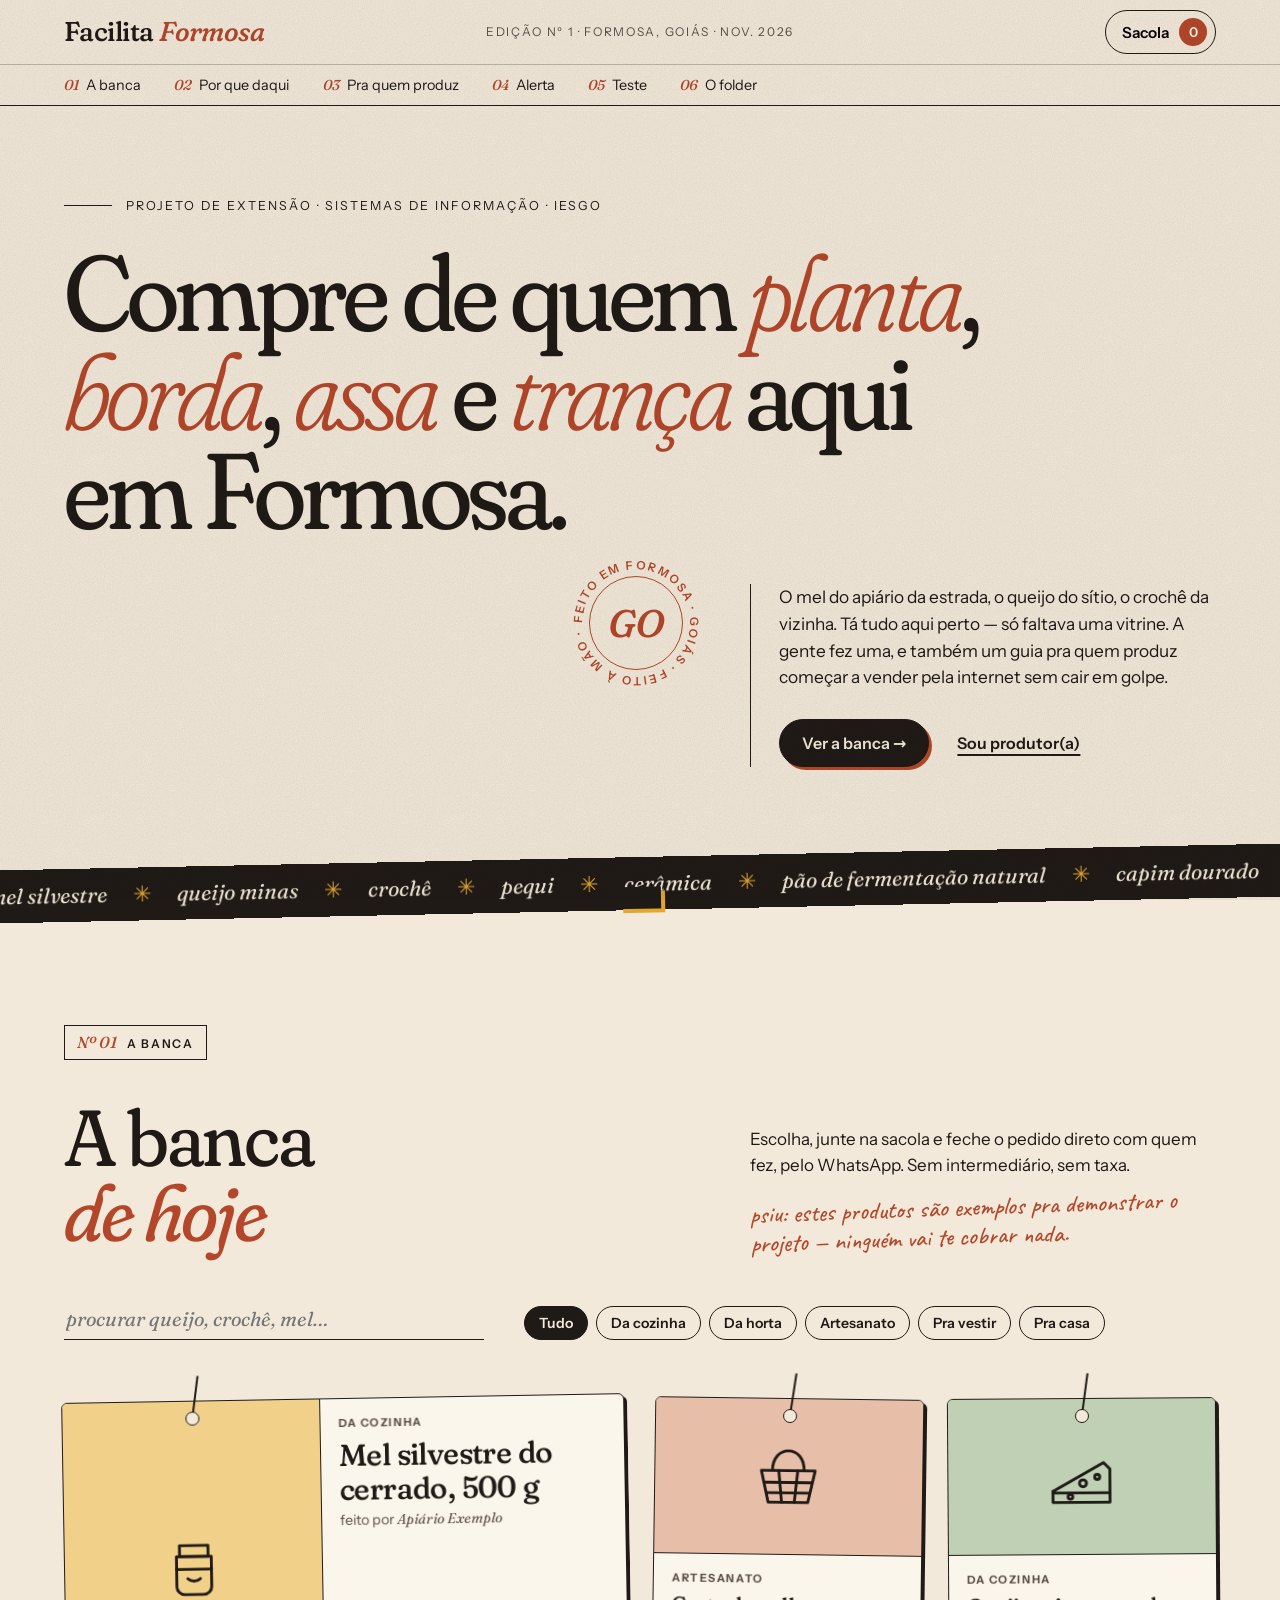
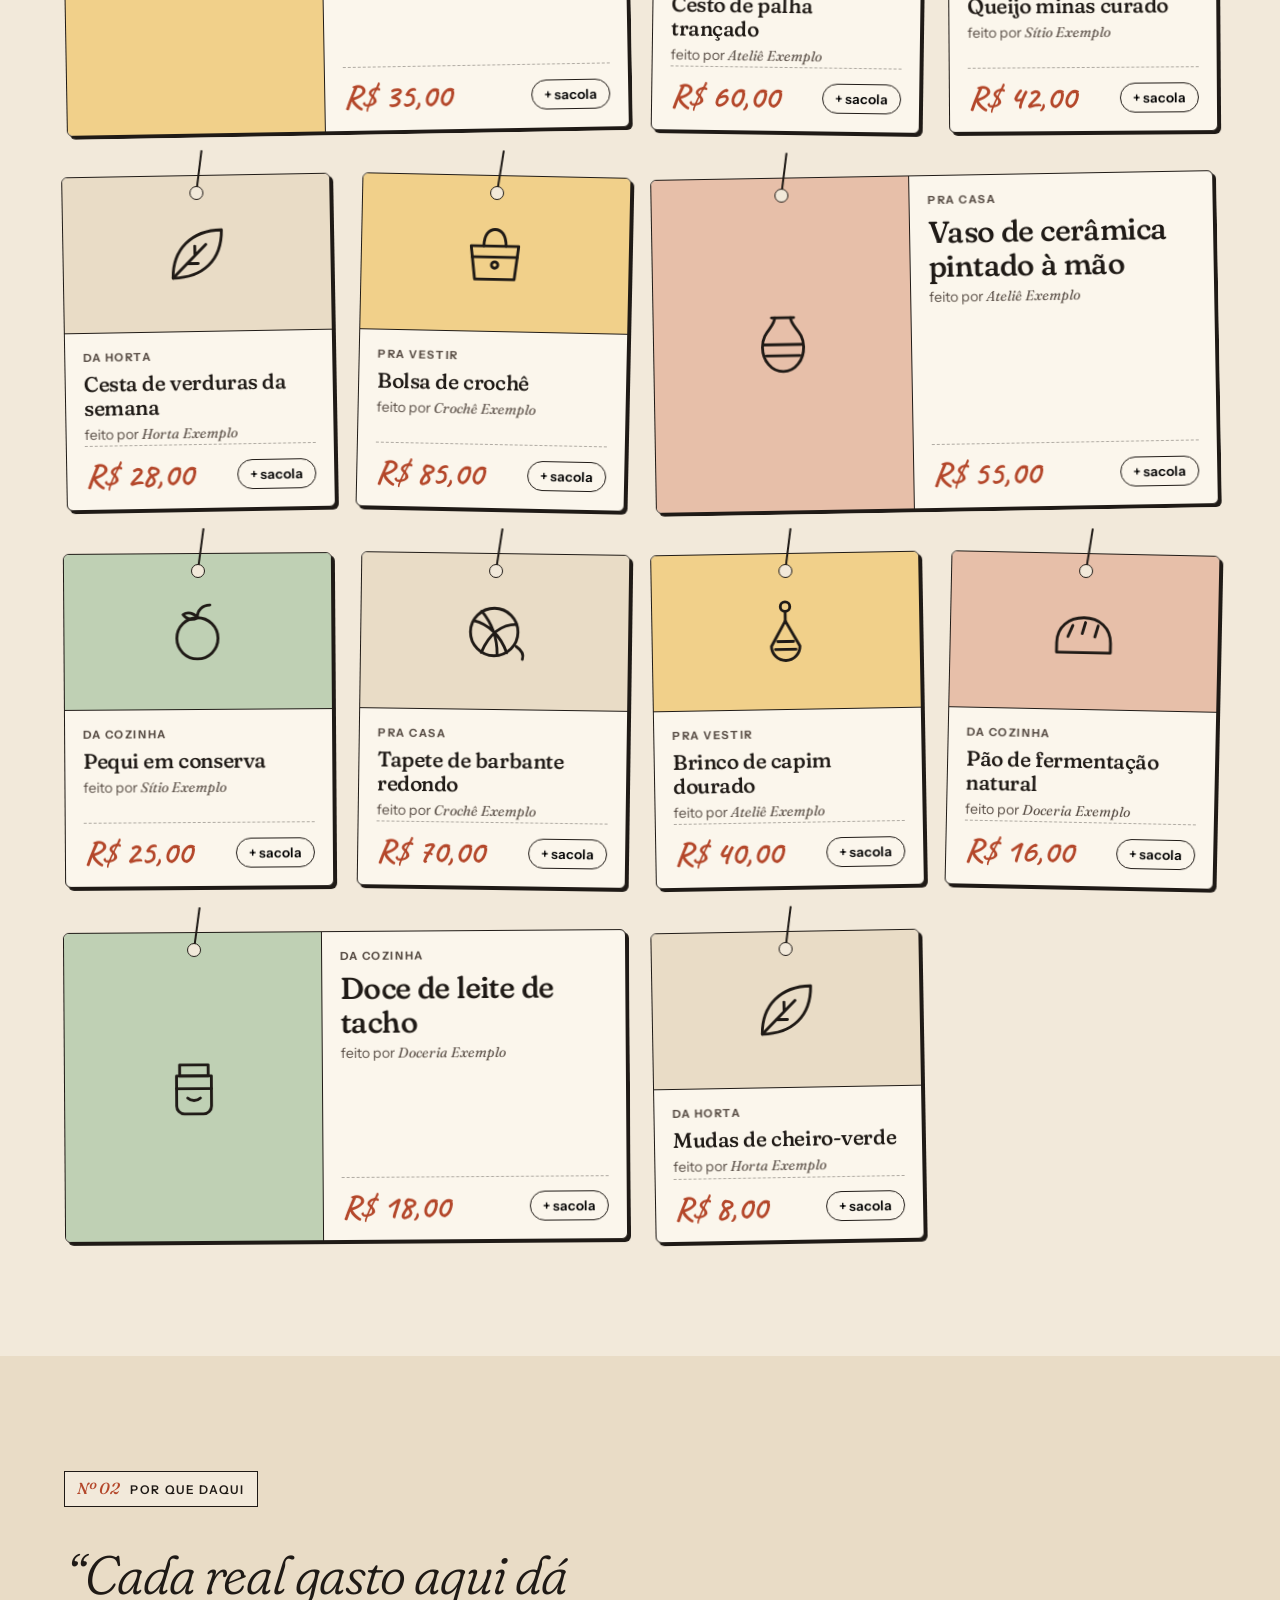
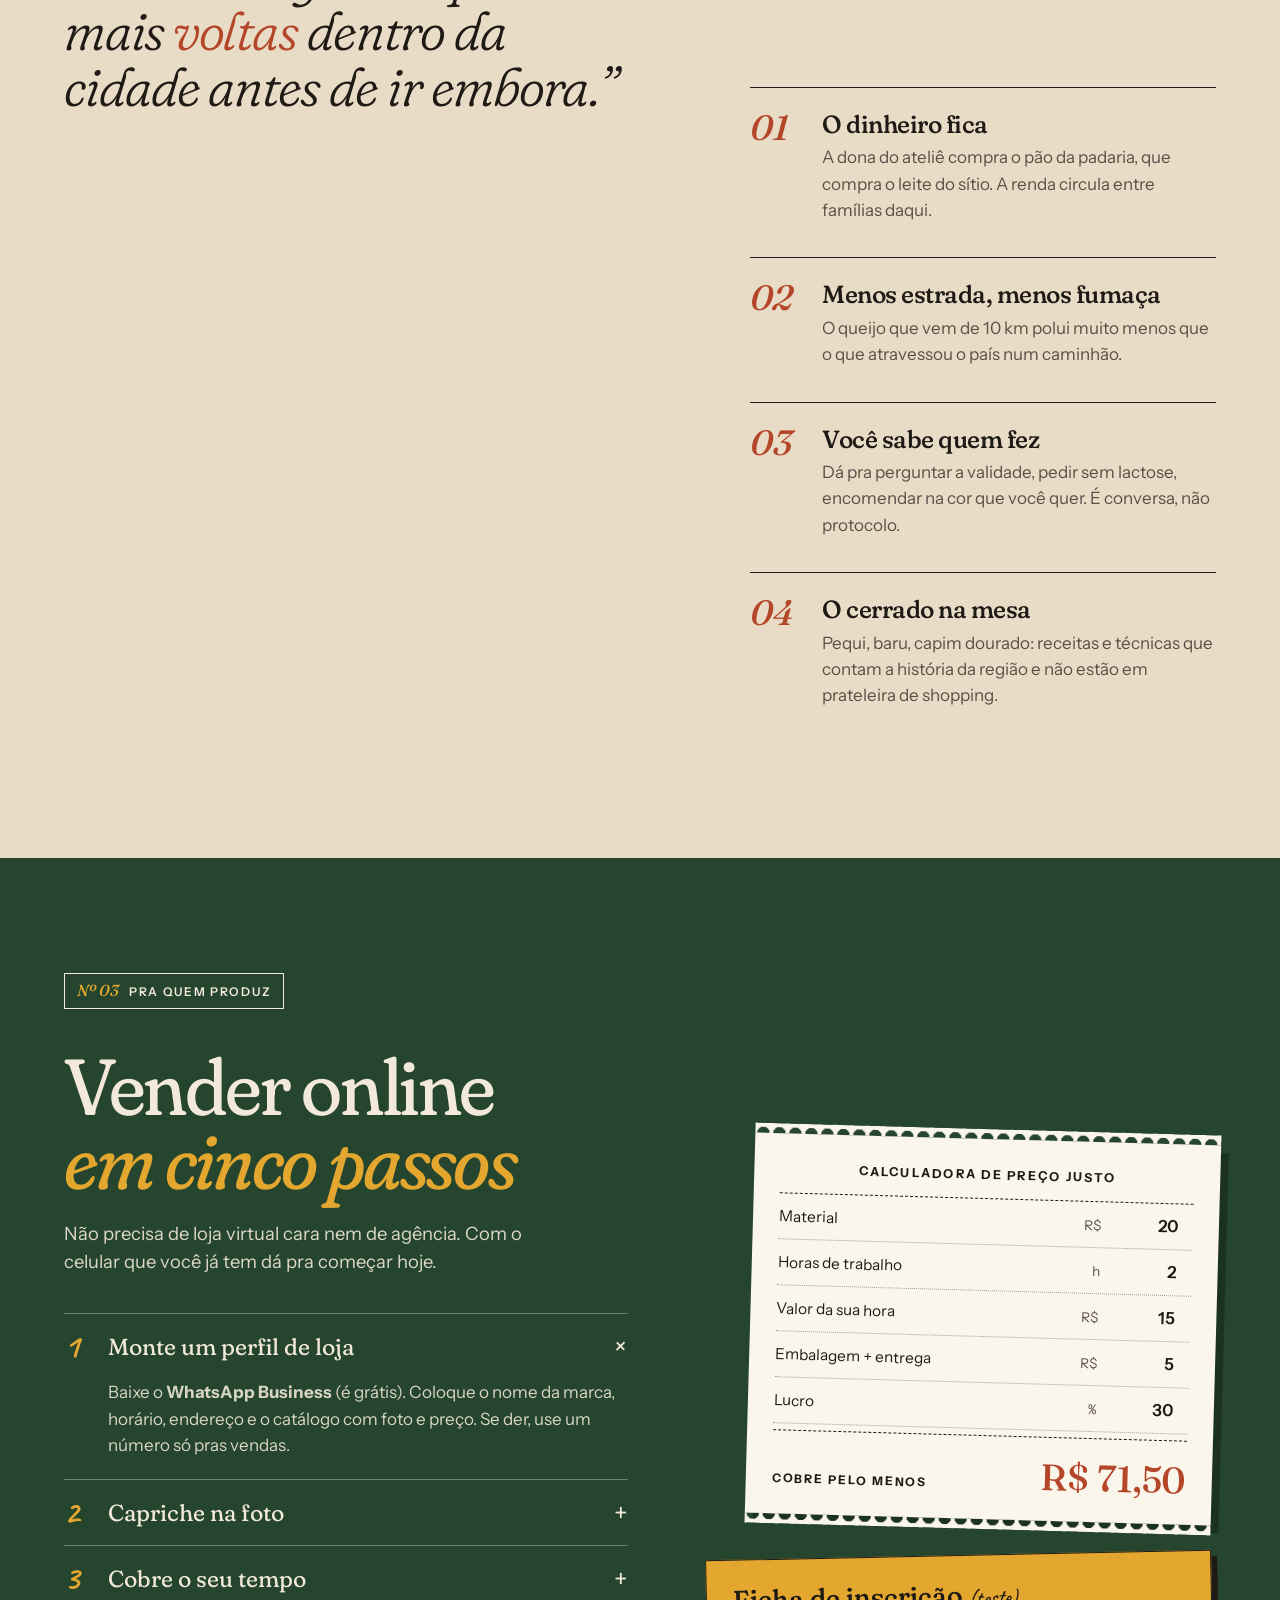
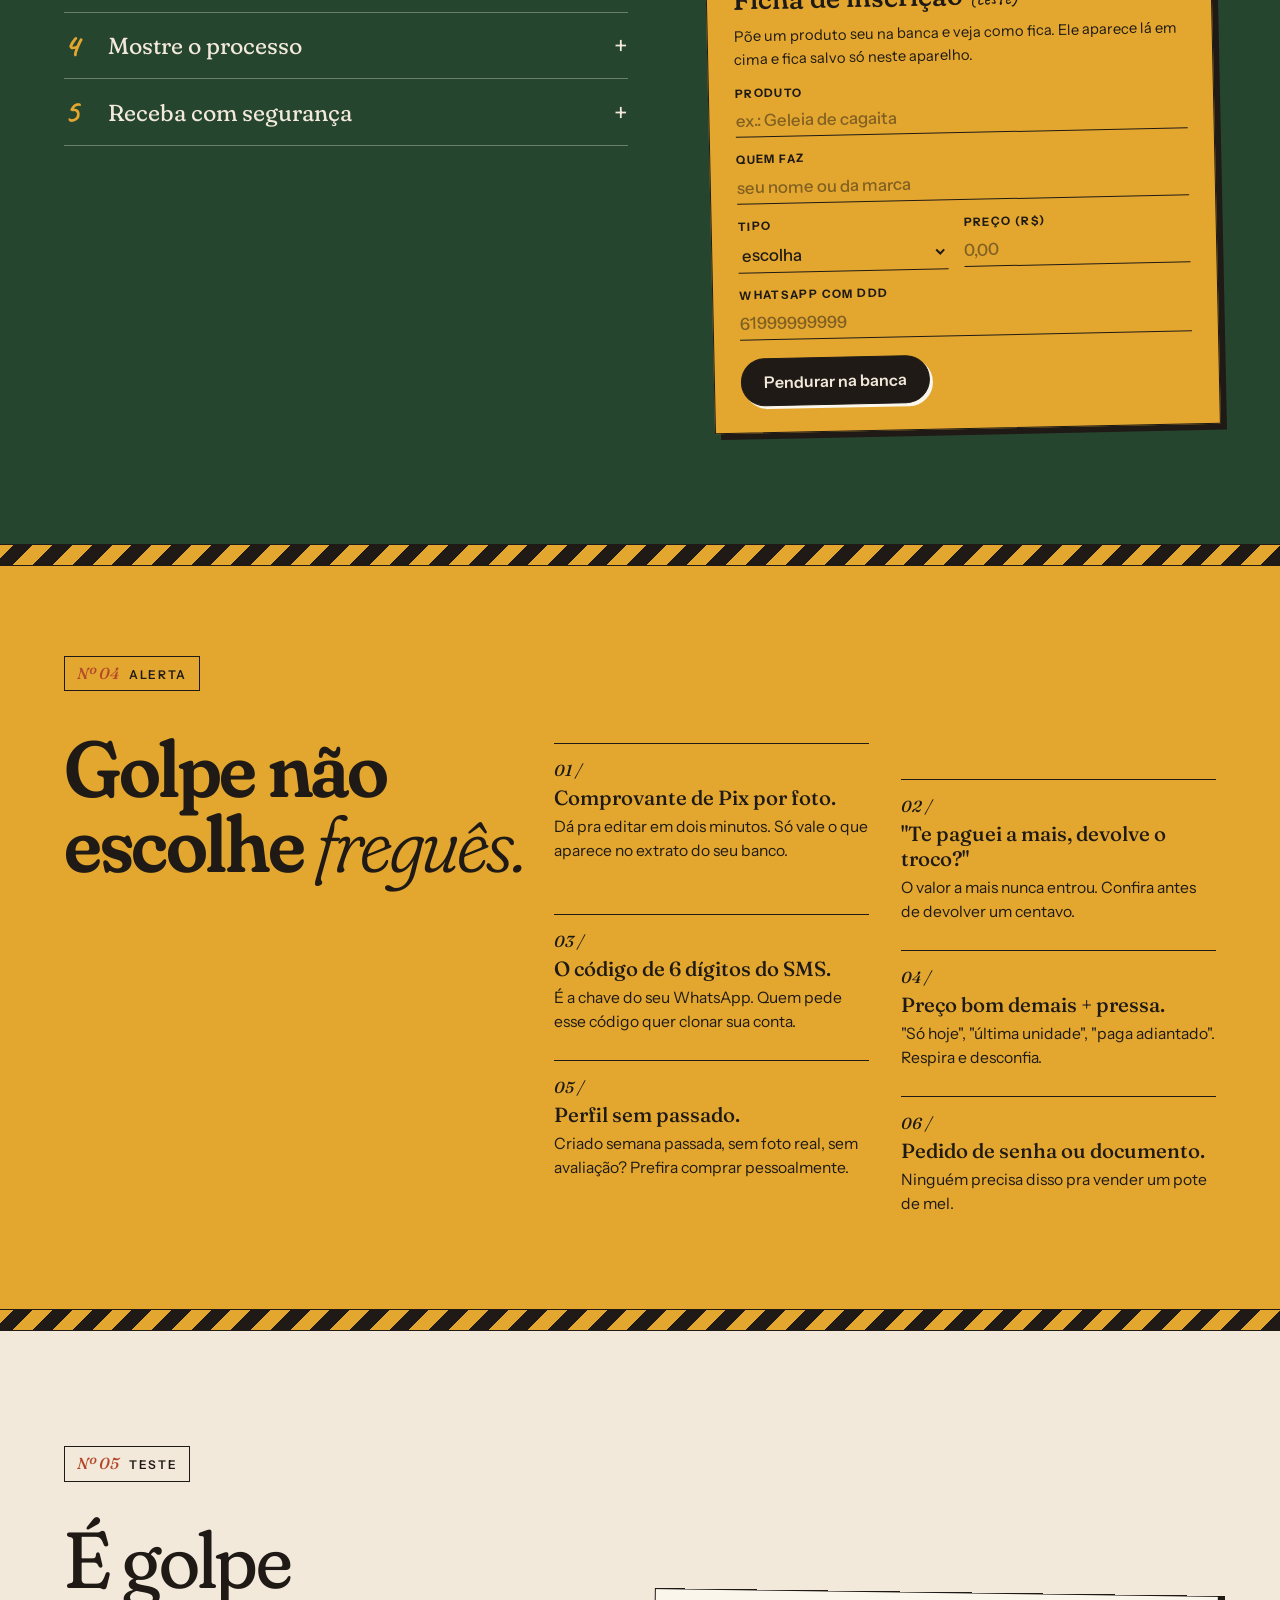
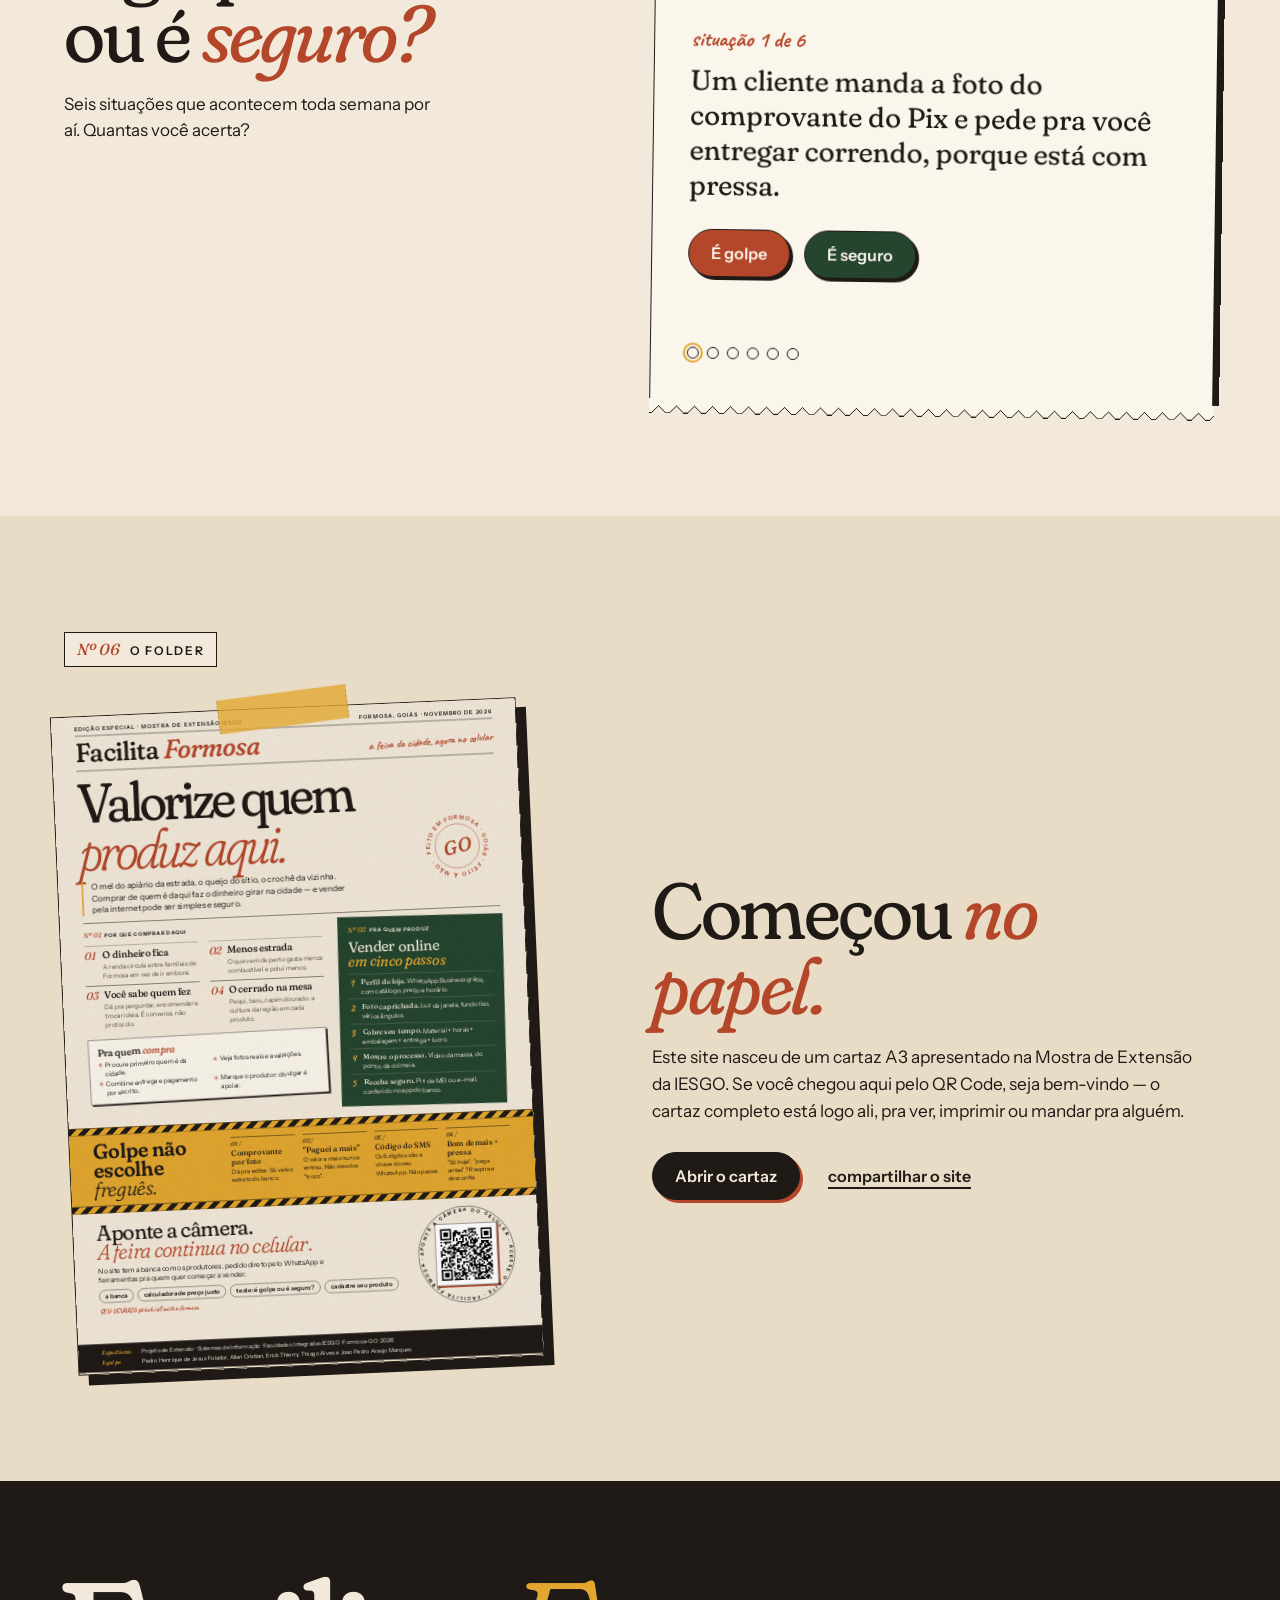
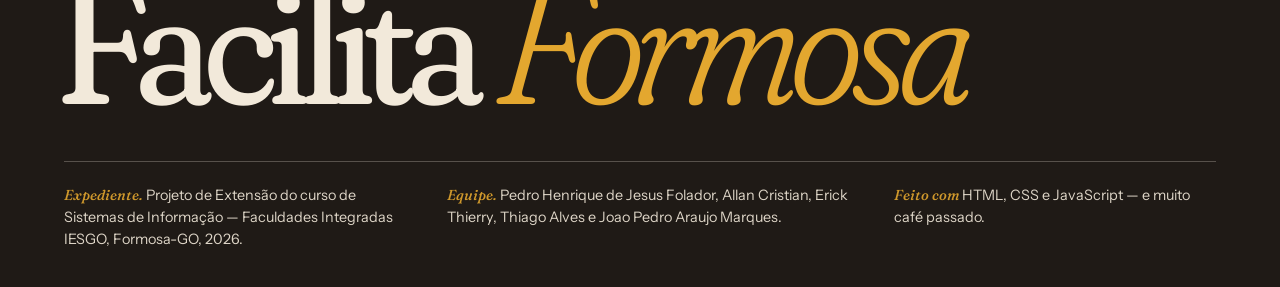
<file: index.html>
<!DOCTYPE html>
<html lang="pt-BR">
<head>
  <meta charset="UTF-8">
  <meta name="viewport" content="width=device-width, initial-scale=1.0">
  <title>Facilita Formosa — a feira de Formosa na palma da mão</title>
  <meta name="description" content="Marketplace e guia de conscientização para valorizar artesãos e pequenos produtores de Formosa-GO. Projeto de extensão de Sistemas de Informação — IESGO.">
  <link rel="stylesheet" href="fonts.css">
  <link rel="stylesheet" href="style.css">
</head>
<body>

  <!-- ============ CABEÇALHO / EXPEDIENTE ============ -->
  <header class="topo">
    <div class="topo__linha">
      <a href="#inicio" class="marca">Facilita <em>Formosa</em></a>
      <p class="topo__edicao">Edição nº 1 · Formosa, Goiás · nov. 2026</p>
      <button class="btn-sacola" id="abrirCarrinho" aria-label="Abrir sacola">
        Sacola <span id="qtdCarrinho">0</span>
      </button>
      <button class="menu-btn" id="menuBtn" aria-label="Abrir menu" aria-expanded="false"><span></span><span></span></button>
    </div>
    <nav class="menu" id="menu">
      <a href="#banca"><b>01</b> A banca</a>
      <a href="#por-que"><b>02</b> Por que daqui</a>
      <a href="#vender"><b>03</b> Pra quem produz</a>
      <a href="#alerta"><b>04</b> Alerta</a>
      <a href="#teste"><b>05</b> Teste</a>
      <a href="#folder"><b>06</b> O folder</a>
    </nav>
  </header>

  <main>
    <!-- ============ ABERTURA ============ -->
    <section class="abertura" id="inicio">
      <p class="abertura__chapeu">Projeto de Extensão · Sistemas de Informação · IESGO</p>
      <h1 class="abertura__titulo">
        Compre de quem <em>planta</em>, <em>borda</em>, <em>assa</em> e <em>trança</em> aqui em Formosa.
      </h1>

      <div class="abertura__lado">
        <div class="carimbo" aria-hidden="true">
          <svg viewBox="0 0 200 200">
            <defs><path id="circulo" d="M100,100 m-72,0 a72,72 0 1,1 144,0 a72,72 0 1,1 -144,0"/></defs>
            <text><textPath href="#circulo">FEITO EM FORMOSA · GOIÁS · FEITO À MÃO · </textPath></text>
          </svg>
          <span class="carimbo__miolo">GO</span>
        </div>
        <p>O mel do apiário da estrada, o queijo do sítio, o crochê da vizinha. Tá tudo aqui perto — só faltava uma vitrine. A gente fez uma, e também um guia pra quem produz começar a vender pela internet sem cair em golpe.</p>
        <div class="abertura__acoes">
          <a href="#banca" class="btn btn--tinta">Ver a banca →</a>
          <a href="#vender" class="link-sublinhado">Sou produtor(a)</a>
        </div>
      </div>
    </section>

    <div class="fita" aria-hidden="true">
      <div class="fita__trilho">
        <span>mel silvestre</span><span>queijo minas</span><span>crochê</span><span>pequi</span><span>cerâmica</span><span>pão de fermentação natural</span><span>capim dourado</span><span>doce de leite</span><span>verdura sem veneno</span>
        <span>mel silvestre</span><span>queijo minas</span><span>crochê</span><span>pequi</span><span>cerâmica</span><span>pão de fermentação natural</span><span>capim dourado</span><span>doce de leite</span><span>verdura sem veneno</span>
      </div>
    </div>

    <!-- ============ 01 BANCA ============ -->
    <section class="secao" id="banca">
      <div class="rotulo"><b>Nº 01</b> A banca</div>
      <div class="secao__cabeca">
        <h2>A banca<br><em>de hoje</em></h2>
        <div class="secao__intro">
          <p>Escolha, junte na sacola e feche o pedido direto com quem fez, pelo WhatsApp. Sem intermediário, sem taxa.</p>
          <p class="nota">psiu: estes produtos são exemplos pra demonstrar o projeto — ninguém vai te cobrar nada.</p>
        </div>
      </div>

      <div class="filtros">
        <label class="busca">
          <span class="sr">Buscar produto</span>
          <input type="search" id="busca" placeholder="procurar queijo, crochê, mel…">
        </label>
        <div class="abas" id="chips"></div>
      </div>

      <div class="banca" id="gradeProdutos"></div>
      <p class="vazio" id="vazio" hidden>Nada com esse nome na banca hoje. Tenta outra palavra?</p>
    </section>

    <!-- ============ 02 POR QUE DAQUI ============ -->
    <section class="secao secao--papel" id="por-que">
      <div class="rotulo"><b>Nº 02</b> Por que daqui</div>
      <div class="porque">
        <blockquote class="porque__frase">
          “Cada real gasto aqui dá mais <em>voltas</em> dentro da cidade antes de ir embora.”
        </blockquote>
        <ol class="porque__lista">
          <li>
            <h3>O dinheiro fica</h3>
            <p>A dona do ateliê compra o pão da padaria, que compra o leite do sítio. A renda circula entre famílias daqui.</p>
          </li>
          <li>
            <h3>Menos estrada, menos fumaça</h3>
            <p>O queijo que vem de 10 km polui muito menos que o que atravessou o país num caminhão.</p>
          </li>
          <li>
            <h3>Você sabe quem fez</h3>
            <p>Dá pra perguntar a validade, pedir sem lactose, encomendar na cor que você quer. É conversa, não protocolo.</p>
          </li>
          <li>
            <h3>O cerrado na mesa</h3>
            <p>Pequi, baru, capim dourado: receitas e técnicas que contam a história da região e não estão em prateleira de shopping.</p>
          </li>
        </ol>
      </div>
    </section>

    <!-- ============ 03 PRA QUEM PRODUZ ============ -->
    <section class="secao secao--buriti" id="vender">
      <div class="rotulo rotulo--claro"><b>Nº 03</b> Pra quem produz</div>
      <div class="vender">
        <div class="vender__texto">
          <h2>Vender online<br><em>em cinco passos</em></h2>
          <p class="vender__lead">Não precisa de loja virtual cara nem de agência. Com o celular que você já tem dá pra começar hoje.</p>

          <div class="passos">
            <details open>
              <summary><span class="passo__n">1</span> Monte um perfil de loja</summary>
              <p>Baixe o <strong>WhatsApp Business</strong> (é grátis). Coloque o nome da marca, horário, endereço e o catálogo com foto e preço. Se der, use um número só pras vendas.</p>
            </details>
            <details>
              <summary><span class="passo__n">2</span> Capriche na foto</summary>
              <p>Luz da janela, fundo liso e o produto de vários lados. Uma foto com a mão segurando mostra o tamanho real — e evita reclamação depois.</p>
            </details>
            <details>
              <summary><span class="passo__n">3</span> Cobre o seu tempo</summary>
              <p>Preço = material + horas trabalhadas + embalagem + entrega + lucro. Seu trabalho entra na conta. Use a calculadora aqui do lado.</p>
            </details>
            <details>
              <summary><span class="passo__n">4</span> Mostre o processo</summary>
              <p>Vídeo da massa crescendo, do ponto do crochê, da colmeia. As pessoas compram a história junto com o produto. Peça pros clientes marcarem você.</p>
            </details>
            <details>
              <summary><span class="passo__n">5</span> Receba com segurança</summary>
              <p>Pix com chave de <strong>MEI ou e-mail</strong>, não o CPF. E só entregue depois de ver o dinheiro <strong>no aplicativo do banco</strong> — print de comprovante não vale.</p>
            </details>
          </div>
        </div>

        <div class="vender__ferramentas">
          <div class="cupom">
            <p class="cupom__topo">CALCULADORA DE PREÇO JUSTO</p>
            <form id="calcForm" class="cupom__form">
              <label><span>Material</span><i>R$</i><input type="number" id="cMaterial" min="0" step="0.01" value="20"></label>
              <label><span>Horas de trabalho</span><i>h</i><input type="number" id="cHoras" min="0" step="0.5" value="2"></label>
              <label><span>Valor da sua hora</span><i>R$</i><input type="number" id="cValorHora" min="0" step="0.5" value="15"></label>
              <label><span>Embalagem + entrega</span><i>R$</i><input type="number" id="cExtra" min="0" step="0.01" value="5"></label>
              <label><span>Lucro</span><i>%</i><input type="number" id="cLucro" min="0" step="1" value="30"></label>
            </form>
            <div class="cupom__total">
              <span>COBRE PELO MENOS</span>
              <strong id="cResultado">R$ 0,00</strong>
            </div>
          </div>

          <form id="formCadastro" class="ficha">
            <p class="ficha__titulo">Ficha de inscrição <span>(teste)</span></p>
            <p class="ficha__sub">Põe um produto seu na banca e veja como fica. Ele aparece lá em cima e fica salvo só neste aparelho.</p>
            <label>Produto<input type="text" id="fNome" required maxlength="40" placeholder="ex.: Geleia de cagaita"></label>
            <label>Quem faz<input type="text" id="fProdutor" required maxlength="40" placeholder="seu nome ou da marca"></label>
            <div class="ficha__dupla">
              <label>Tipo<select id="fCategoria" required></select></label>
              <label>Preço (R$)<input type="number" id="fPreco" min="0.5" step="0.01" required placeholder="0,00"></label>
            </div>
            <label>WhatsApp com DDD<input type="tel" id="fZap" pattern="[0-9]{10,11}" required placeholder="61999999999"></label>
            <button type="submit" class="btn btn--pequi">Pendurar na banca</button>
          </form>
        </div>
      </div>
    </section>

    <!-- ============ 04 ALERTA ============ -->
    <section class="secao secao--alerta" id="alerta">
      <div class="zebra" aria-hidden="true"></div>
      <div class="rotulo"><b>Nº 04</b> Alerta</div>
      <div class="alerta">
        <h2>Golpe não<br>escolhe <em>freguês.</em></h2>
        <ol class="alerta__lista">
          <li><strong>Comprovante de Pix por foto.</strong> Dá pra editar em dois minutos. Só vale o que aparece no extrato do seu banco.</li>
          <li><strong>"Te paguei a mais, devolve o troco?"</strong> O valor a mais nunca entrou. Confira antes de devolver um centavo.</li>
          <li><strong>O código de 6 dígitos do SMS.</strong> É a chave do seu WhatsApp. Quem pede esse código quer clonar sua conta.</li>
          <li><strong>Preço bom demais + pressa.</strong> "Só hoje", "última unidade", "paga adiantado". Respira e desconfia.</li>
          <li><strong>Perfil sem passado.</strong> Criado semana passada, sem foto real, sem avaliação? Prefira comprar pessoalmente.</li>
          <li><strong>Pedido de senha ou documento.</strong> Ninguém precisa disso pra vender um pote de mel.</li>
        </ol>
      </div>
      <div class="zebra" aria-hidden="true"></div>
    </section>

    <!-- ============ 05 TESTE ============ -->
    <section class="secao" id="teste">
      <div class="rotulo"><b>Nº 05</b> Teste</div>
      <div class="teste">
        <div class="teste__cabeca">
          <h2>É golpe<br>ou é <em>seguro?</em></h2>
          <p>Seis situações que acontecem toda semana por aí. Quantas você acerta?</p>
        </div>
        <div class="bilhete" id="quizCaixa">
          <p class="bilhete__contador" id="quizContador"></p>
          <p class="bilhete__pergunta" id="quizPergunta"></p>
          <div class="bilhete__opcoes">
            <button class="btn btn--golpe" data-resposta="golpe">É golpe</button>
            <button class="btn btn--seguro" data-resposta="seguro">É seguro</button>
          </div>
          <div class="bilhete__carimbo" id="quizCarimbo" aria-hidden="true"></div>
          <p class="bilhete__feedback" id="quizFeedback" aria-live="polite"></p>
          <button class="link-sublinhado" id="quizProxima" hidden>próxima →</button>
          <div class="bilhete__pontos" id="quizProgresso"></div>
        </div>
      </div>
    </section>

    <!-- ============ 06 FOLDER ============ -->
    <section class="secao secao--papel" id="folder">
      <div class="rotulo"><b>Nº 06</b> O folder</div>
      <div class="folder-sec">
        <a href="folder.html" target="_blank" class="folder-sec__cartaz" aria-label="Abrir folder em tela cheia">
          <span class="fita-adesiva"></span>
          <iframe src="folder.html" title="Prévia do folder" tabindex="-1"></iframe>
        </a>
        <div class="folder-sec__texto">
          <h2>Começou <em>no papel.</em></h2>
          <p>Este site nasceu de um cartaz A3 apresentado na Mostra de Extensão da IESGO. Se você chegou aqui pelo QR Code, seja bem-vindo — o cartaz completo está logo ali, pra ver, imprimir ou mandar pra alguém.</p>
          <div class="abertura__acoes">
            <a href="folder.html" target="_blank" class="btn btn--tinta">Abrir o cartaz</a>
            <button class="link-sublinhado" id="compartilhar">compartilhar o site</button>
          </div>
        </div>
      </div>
    </section>
  </main>

  <!-- ============ RODAPÉ ============ -->
  <footer class="rodape">
    <p class="rodape__marca">Facilita <em>Formosa</em></p>
    <div class="rodape__cols">
      <p><b>Expediente.</b> Projeto de Extensão do curso de Sistemas de Informação — Faculdades Integradas IESGO, Formosa-GO, 2026.</p>
      <p><b>Equipe.</b> Pedro Henrique de Jesus Folador, Allan Cristian, Erick Thierry, Thiago Alves e Joao Pedro Araujo Marques.</p>
      <p><b>Feito com</b> HTML, CSS e JavaScript — e muito café passado.</p>
    </div>
  </footer>

  <!-- ============ SACOLA ============ -->
  <div class="sombra" id="sombra" hidden></div>
  <aside class="sacola" id="sacola" aria-label="Sacola de compras">
    <div class="sacola__topo">
      <p>Sua sacola</p>
      <button class="fechar" id="fecharCarrinho" aria-label="Fechar sacola">fechar ✕</button>
    </div>
    <div class="sacola__itens" id="itensCarrinho"></div>
    <div class="sacola__rodape">
      <p>Total <strong id="totalCarrinho">R$ 0,00</strong></p>
      <small>Cada produtor recebe o próprio pedido pelo WhatsApp.</small>
    </div>
  </aside>

  <div class="toast" id="toast" role="status"></div>
  <script src="script.js"></script>
</body>
</html>
</file>
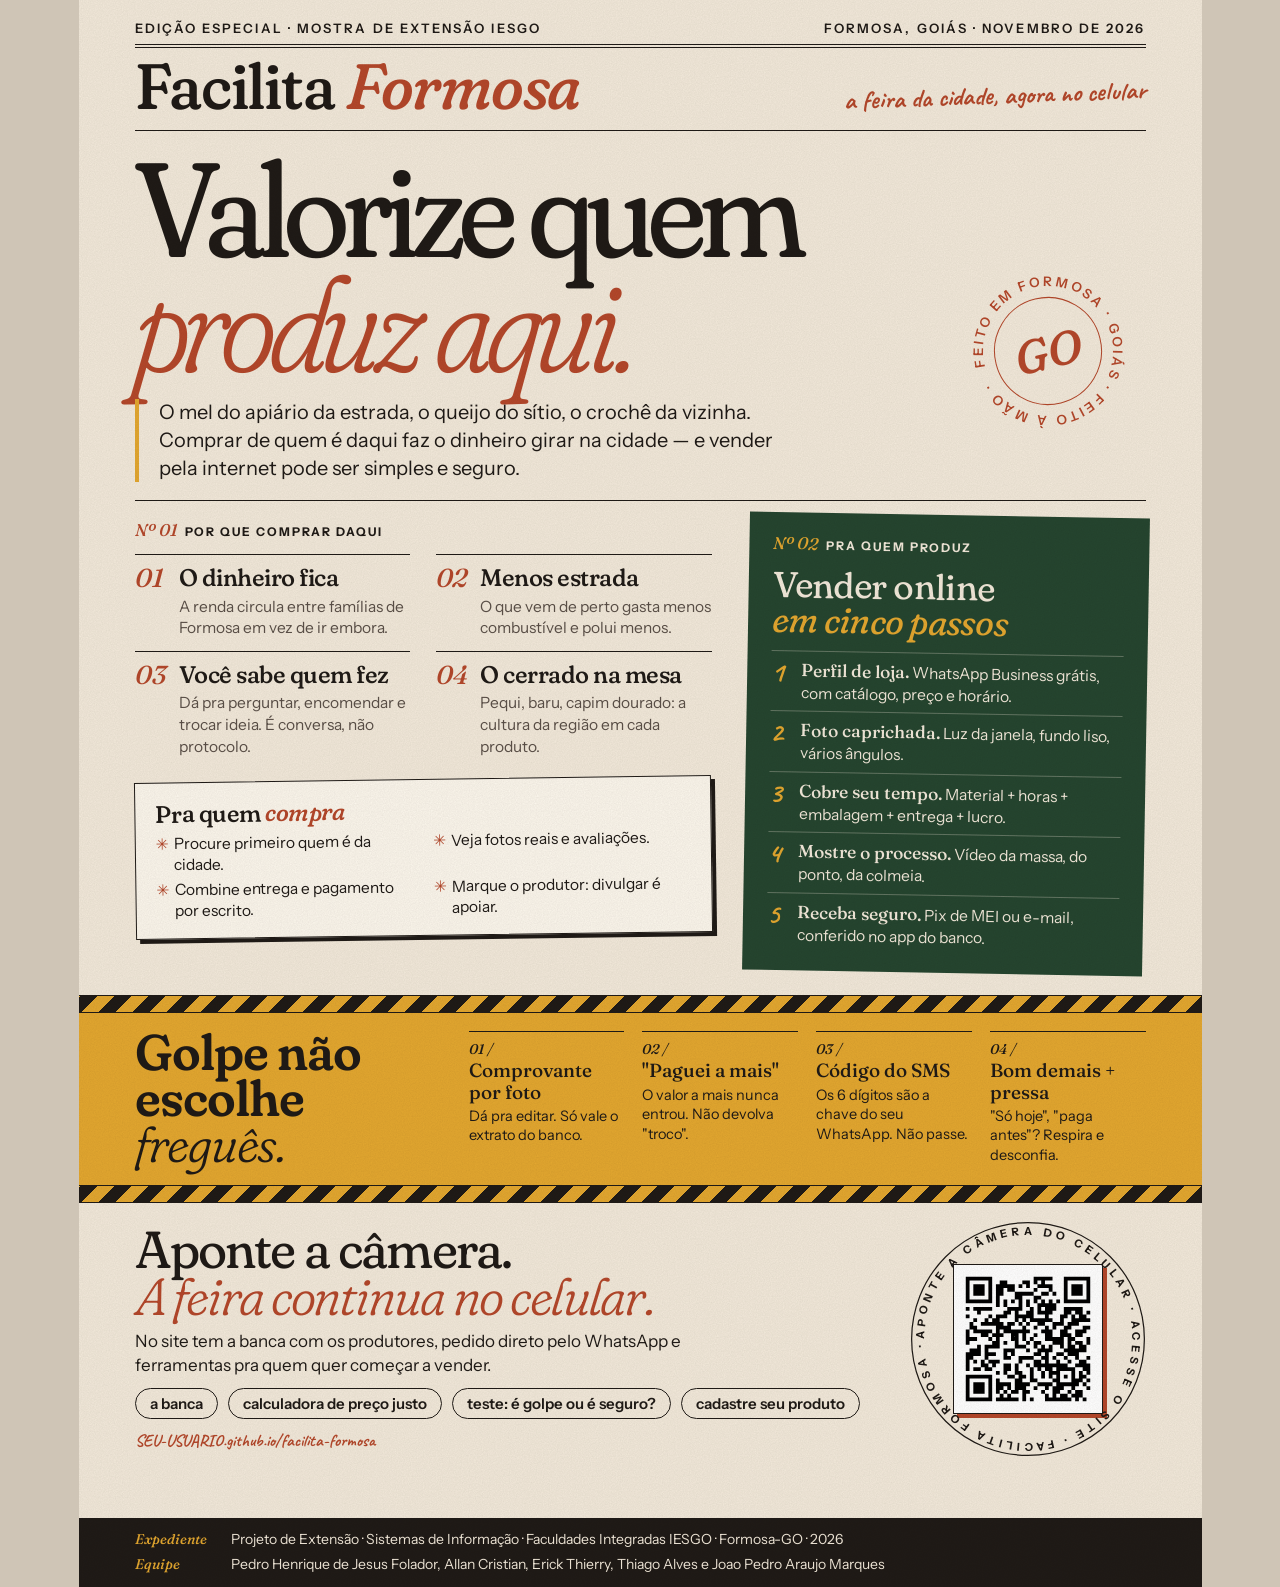
<file: folder.html>
<!DOCTYPE html>
<html lang="pt-BR">
<head>
  <meta charset="UTF-8">
  <meta name="viewport" content="width=device-width, initial-scale=1.0">
  <title>Folder — Facilita Formosa</title>
  <link rel="stylesheet" href="fonts.css">
  <style>
    @page { size: A3 portrait; margin: 0; }
    :root {
      --barro: #B4472A; --pequi: #E3A72F; --buriti: #25452F;
      --papel: #F2E9DA; --papel-2: #E9DCC6; --papel-claro: #FBF6EC; --tinta: #1F1A16; --suave: #5B5048;
      --serif: "Fraunces", Georgia, serif; --sans: "Instrument Sans", system-ui, sans-serif; --mao: "Caveat", cursive;
      --linha: 1.5px solid var(--tinta);
    }
    * { box-sizing: border-box; margin: 0; padding: 0; }
    html, body { background: #cfc5b6; }
    body { font-family: var(--sans); color: var(--tinta); -webkit-print-color-adjust: exact; print-color-adjust: exact; }
    @media print { html, body { background: none; } }

    /* A3 = 297 x 420 mm = 1123 x 1587 px */
    .folha {
      width: 1123px; height: 1587px; margin: 0 auto; background: var(--papel); position: relative; overflow: hidden;
      display: flex; flex-direction: column; padding: 0 56px;
    }
    .folha > * { flex-shrink: 0; }
    .folha::before {
      content: ""; position: absolute; inset: 0; pointer-events: none; opacity: .2; mix-blend-mode: multiply; z-index: 9;
      background-image: url("data:image/svg+xml,%3Csvg xmlns='http://www.w3.org/2000/svg' width='180' height='180'%3E%3Cfilter id='n'%3E%3CfeTurbulence type='fractalNoise' baseFrequency='.85' numOctaves='3' stitchTiles='stitch'/%3E%3CfeColorMatrix values='0 0 0 0 .12 0 0 0 0 .1 0 0 0 0 .08 0 0 0 .55 0'/%3E%3C/filter%3E%3Crect width='100%25' height='100%25' filter='url(%23n)'/%3E%3C/svg%3E");
    }
    .serif, h1, h2, h3 { font-family: var(--serif); font-variation-settings: "SOFT" 100, "WONK" 1; font-weight: 400; letter-spacing: -0.02em; }
    em { font-style: italic; }

    /* ---- expediente ---- */
    .expediente {
      display: flex; justify-content: space-between; align-items: baseline; padding: 20px 0 8px;
      font-size: 13px; font-weight: 600; letter-spacing: .16em; text-transform: uppercase;
    }
    .nome {
      display: flex; justify-content: space-between; align-items: end; padding: 6px 0 12px;
      border-top: 4px double var(--tinta); border-bottom: var(--linha);
    }
    .nome h1 { font-size: 64px; line-height: 1; font-weight: 500; }
    .nome h1 em { color: var(--barro); }
    .nome p { font: 700 26px var(--mao); color: var(--barro); transform: rotate(-2deg); margin-bottom: 6px; }

    /* ---- manchete ---- */
    .manchete { position: relative; padding: 20px 0 18px; display: grid; grid-template-columns: 1fr 300px; column-gap: 36px; }
    .manchete h2 {
      grid-column: 1 / -1; font-size: 134px; line-height: .86; letter-spacing: -0.045em;
      font-variation-settings: "SOFT" 100, "WONK" 1, "opsz" 144;
    }
    .manchete h2 em { color: var(--barro); font-weight: 300; }
    .linha-fina { grid-column: 1; font-size: 20px; line-height: 1.38; margin-top: 18px; max-width: 640px; padding-left: 20px; border-left: 4px solid var(--pequi); }
    .carimbo { position: absolute; right: 10px; top: 132px; width: 176px; height: 176px; color: var(--barro); transform: rotate(-14deg); }
    .carimbo svg { width: 100%; height: 100%; }
    .carimbo text { font: 600 15px var(--sans); letter-spacing: .22em; fill: currentColor; }
    .carimbo::before { content: ""; position: absolute; inset: 34px; border: 1.5px solid currentColor; border-radius: 50%; }
    .carimbo span { position: absolute; inset: 0; display: grid; place-items: center; font: italic 500 46px var(--serif); font-variation-settings: "SOFT" 100, "WONK" 1; }

    /* ---- corpo ---- */
    .corpo { display: grid; grid-template-columns: 1fr 400px; gap: 34px; border-top: var(--linha); padding-top: 18px; }
    .rotulo { display: inline-flex; gap: 8px; align-items: baseline; font-size: 12px; font-weight: 700; letter-spacing: .16em; text-transform: uppercase; margin-bottom: 14px; }
    .rotulo b { font: italic 500 17px var(--serif); letter-spacing: 0; text-transform: none; color: var(--barro); }
    .motivos { display: grid; grid-template-columns: 1fr 1fr; column-gap: 26px; }
    .motivo { border-top: var(--linha); padding: 10px 0 12px; display: grid; grid-template-columns: 44px 1fr; }
    .motivo::before { content: attr(data-n); font: italic 500 26px/1 var(--serif); color: var(--barro); grid-row: span 2; }
    .motivo h3 { font-size: 24px; line-height: 1.1; font-weight: 500; margin-bottom: 4px; }
    .motivo p { font-size: 15.5px; line-height: 1.4; color: var(--suave); }

    .comprador { margin-top: 10px; background: var(--papel-claro); border: var(--linha); padding: 16px 20px; transform: rotate(-.8deg); box-shadow: 4px 4px 0 var(--tinta); }
    .comprador h3 { font-size: 24px; font-weight: 500; margin-bottom: 6px; }
    .comprador h3 em { color: var(--barro); }
    .comprador ul { list-style: none; display: grid; grid-template-columns: 1fr 1fr; gap: 4px 20px; }
    .comprador li { font-size: 15.5px; line-height: 1.35; padding-left: 18px; position: relative; }
    .comprador li::before { content: "✳"; position: absolute; left: 0; color: var(--barro); }

    .produtor { background: var(--buriti); color: var(--papel); padding: 20px 24px 18px; transform: rotate(1deg); margin-top: -4px; }
    .produtor .rotulo b { color: var(--pequi); }
    .produtor h3 { font-size: 36px; line-height: .98; margin-bottom: 12px; }
    .produtor h3 em { color: var(--pequi); }
    .produtor ol { list-style: none; }
    .produtor li { display: grid; grid-template-columns: 30px 1fr; padding: 7px 0; border-top: 1px solid rgba(242,233,218,.3); font-size: 15.5px; line-height: 1.38; }
    .produtor li span { font: 700 28px/1 var(--mao); color: var(--pequi); }
    .produtor li b { font-family: var(--serif); font-weight: 500; font-size: 17.5px; }

    /* ---- alerta ---- */
    .alerta { margin: 22px -56px 0; background: var(--pequi); }
    .zebra { height: 18px; background: repeating-linear-gradient(-45deg, var(--tinta) 0 12px, var(--pequi) 12px 24px); border-block: var(--linha); }
    .alerta__miolo { display: grid; grid-template-columns: 300px 1fr; gap: 34px; padding: 16px 56px 18px; align-items: center; }
    .alerta h2 { font-size: 50px; line-height: .92; font-weight: 600; }
    .alerta h2 em { font-weight: 300; }
    .alerta ol { list-style: none; display: grid; grid-template-columns: repeat(4, 1fr); gap: 18px; counter-reset: a; }
    .alerta li { counter-increment: a; border-top: var(--linha); padding-top: 8px; font-size: 14.5px; line-height: 1.35; }
    .alerta li::before { content: counter(a, decimal-leading-zero) " /"; display: block; font: italic 500 14px var(--serif); }
    .alerta li b { display: block; font: 500 19px/1.12 var(--serif); margin: 2px 0 4px; }

    /* ---- QR ---- */
    .acesso { display: grid; grid-template-columns: 1fr 236px; gap: 36px; align-items: center; padding: 18px 0 16px; }
    .acesso h2 { font-size: 52px; line-height: .9; letter-spacing: -0.035em; }
    .acesso h2 em { color: var(--barro); font-weight: 300; }
    .acesso p { font-size: 17px; line-height: 1.4; margin-top: 10px; max-width: 560px; }
    .acesso ul { list-style: none; display: flex; flex-wrap: wrap; gap: 8px 10px; margin-top: 10px; }
    .acesso li { border: var(--linha); border-radius: 999px; padding: 5px 14px; font-size: 15px; font-weight: 600; }
    .url { font: 700 24px var(--mao); color: var(--barro); margin-top: 6px; }
    .selo { position: relative; width: 236px; height: 236px; display: grid; place-items: center; }
    .selo svg.anel { position: absolute; inset: 0; width: 100%; height: 100%; color: var(--tinta); }
    .selo svg.anel text { font: 700 13.5px var(--sans); letter-spacing: 0; fill: currentColor; }
    .qr { width: 150px; height: 150px; background: #fff; padding: 8px; border: var(--linha); box-shadow: 4px 4px 0 var(--barro); }
    .qr img { width: 100%; height: 100%; display: block; }

    /* ---- rodapé ---- */
    .rodape {
      margin: auto -56px 0; background: var(--tinta); color: var(--papel); padding: 12px 56px;
      display: grid; grid-template-columns: auto 1fr; gap: 6px 24px; font-size: 14px; line-height: 1.4;
    }
    .rodape b { font-family: var(--serif); font-style: italic; font-weight: 500; color: var(--pequi); }
  </style>
</head>
<body>
  <div class="folha">
    <div class="expediente">
      <span>Edição especial · Mostra de Extensão IESGO</span>
      <span>Formosa, Goiás · novembro de 2026</span>
    </div>
    <div class="nome">
      <h1>Facilita <em>Formosa</em></h1>
      <p>a feira da cidade, agora no celular</p>
    </div>

    <section class="manchete">
      <h2>Valorize quem<br><em>produz aqui.</em></h2>
      <p class="linha-fina">O mel do apiário da estrada, o queijo do sítio, o crochê da vizinha. Comprar de quem é daqui faz o dinheiro girar na cidade — e vender pela internet pode ser simples e seguro.</p>
      <div class="carimbo" aria-hidden="true">
        <svg viewBox="0 0 200 200">
          <defs><path id="c1" d="M100,100 m-74,0 a74,74 0 1,1 148,0 a74,74 0 1,1 -148,0"/></defs>
          <text><textPath href="#c1">FEITO EM FORMOSA · GOIÁS · FEITO À MÃO · </textPath></text>
        </svg>
        <span>GO</span>
      </div>
    </section>

    <section class="corpo">
      <div>
        <p class="rotulo"><b>Nº 01</b> Por que comprar daqui</p>
        <div class="motivos">
          <div class="motivo" data-n="01"><h3>O dinheiro fica</h3><p>A renda circula entre famílias de Formosa em vez de ir embora.</p></div>
          <div class="motivo" data-n="02"><h3>Menos estrada</h3><p>O que vem de perto gasta menos combustível e polui menos.</p></div>
          <div class="motivo" data-n="03"><h3>Você sabe quem fez</h3><p>Dá pra perguntar, encomendar e trocar ideia. É conversa, não protocolo.</p></div>
          <div class="motivo" data-n="04"><h3>O cerrado na mesa</h3><p>Pequi, baru, capim dourado: a cultura da região em cada produto.</p></div>
        </div>
        <div class="comprador">
          <h3>Pra quem <em>compra</em></h3>
          <ul>
            <li>Procure primeiro quem é da cidade.</li>
            <li>Veja fotos reais e avaliações.</li>
            <li>Combine entrega e pagamento por escrito.</li>
            <li>Marque o produtor: divulgar é apoiar.</li>
          </ul>
        </div>
      </div>

      <div class="produtor">
        <p class="rotulo"><b>Nº 02</b> Pra quem produz</p>
        <h3>Vender online<br><em>em cinco passos</em></h3>
        <ol>
          <li><span>1</span><div><b>Perfil de loja.</b> WhatsApp Business grátis, com catálogo, preço e horário.</div></li>
          <li><span>2</span><div><b>Foto caprichada.</b> Luz da janela, fundo liso, vários ângulos.</div></li>
          <li><span>3</span><div><b>Cobre seu tempo.</b> Material + horas + embalagem + entrega + lucro.</div></li>
          <li><span>4</span><div><b>Mostre o processo.</b> Vídeo da massa, do ponto, da colmeia.</div></li>
          <li><span>5</span><div><b>Receba seguro.</b> Pix de MEI ou e-mail, conferido no app do banco.</div></li>
        </ol>
      </div>
    </section>

    <section class="alerta">
      <div class="zebra"></div>
      <div class="alerta__miolo">
        <h2>Golpe não escolhe <em>freguês.</em></h2>
        <ol>
          <li><b>Comprovante por foto</b>Dá pra editar. Só vale o extrato do banco.</li>
          <li><b>"Paguei a mais"</b>O valor a mais nunca entrou. Não devolva "troco".</li>
          <li><b>Código do SMS</b>Os 6 dígitos são a chave do seu WhatsApp. Não passe.</li>
          <li><b>Bom demais + pressa</b>"Só hoje", "paga antes"? Respira e desconfia.</li>
        </ol>
      </div>
      <div class="zebra"></div>
    </section>

    <section class="acesso">
      <div>
        <h2>Aponte a câmera.<br><em>A feira continua no celular.</em></h2>
        <p>No site tem a banca com os produtores, pedido direto pelo WhatsApp e ferramentas pra quem quer começar a vender.</p>
        <ul>
          <li>a banca</li><li>calculadora de preço justo</li><li>teste: é golpe ou é seguro?</li><li>cadastre seu produto</li>
        </ul>
        <p class="url" id="urlSite">SEU-USUARIO.github.io/facilita-formosa</p>
      </div>
      <div class="selo">
        <svg class="anel" viewBox="0 0 290 290" aria-hidden="true">
          <defs><path id="c2" d="M145,145 m-128,0 a128,128 0 1,1 256,0 a128,128 0 1,1 -256,0"/></defs>
          <circle cx="145" cy="145" r="143" fill="none" stroke="currentColor" stroke-width="1.5"/>
          <text><textPath href="#c2" textLength="796" lengthAdjust="spacing">APONTE A CÂMERA DO CELULAR · ACESSE O SITE · FACILITA FORMOSA · </textPath></text>
        </svg>
        <div class="qr"><img src="qrcode.svg" alt="QR Code do site Facilita Formosa"></div>
      </div>
    </section>

    <footer class="rodape">
      <b>Expediente</b><span>Projeto de Extensão · Sistemas de Informação · Faculdades Integradas IESGO · Formosa-GO · 2026</span>
      <b>Equipe</b><span>Pedro Henrique de Jesus Folador, Allan Cristian, Erick Thierry, Thiago Alves e Joao Pedro Araujo Marques</span>
    </footer>
  </div>
</body>
</html>
</file>
<file: fonts.css>
/* Fontes locais (sem depender do Google Fonts) — licença SIL Open Font License */
@font-face { font-family: "Fraunces"; font-style: normal; font-display: swap; font-weight: 100 900;
  src: url("fonts/fraunces-latin-full-normal.woff2") format("woff2"); }
@font-face { font-family: "Fraunces"; font-style: italic; font-display: swap; font-weight: 100 900;
  src: url("fonts/fraunces-latin-full-italic.woff2") format("woff2"); }
@font-face { font-family: "Caveat"; font-weight: 500; font-display: swap; src: url("fonts/caveat-latin-500-normal.woff2") format("woff2"); }
@font-face { font-family: "Caveat"; font-weight: 700; font-display: swap; src: url("fonts/caveat-latin-700-normal.woff2") format("woff2"); }
@font-face { font-family: "Instrument Sans"; font-weight: 400; font-display: swap; src: url("fonts/instrument-sans-latin-400-normal.woff2") format("woff2"); }
@font-face { font-family: "Instrument Sans"; font-weight: 500; font-display: swap; src: url("fonts/instrument-sans-latin-500-normal.woff2") format("woff2"); }
@font-face { font-family: "Instrument Sans"; font-weight: 600; font-display: swap; src: url("fonts/instrument-sans-latin-600-normal.woff2") format("woff2"); }
@font-face { font-family: "Instrument Sans"; font-weight: 700; font-display: swap; src: url("fonts/instrument-sans-latin-700-normal.woff2") format("woff2"); }
</file>
<file: style.css>
/* =========================================================
   FACILITA FORMOSA — "Caderno de Feira"
   Warm Organic Editorial · Fraunces + Instrument Sans + Caveat
   ========================================================= */

:root {
  --barro: #B4472A;
  --pequi: #E3A72F;
  --buriti: #25452F;
  --papel: #F2E9DA;
  --papel-2: #E9DCC6;
  --papel-claro: #FBF6EC;
  --tinta: #1F1A16;
  --tinta-suave: #5B5048;

  --serif: "Fraunces", Georgia, serif;
  --sans: "Instrument Sans", system-ui, sans-serif;
  --mao: "Caveat", cursive;

  --linha: 1.5px solid var(--tinta);
  --pad: clamp(16px, 5vw, 72px);
  --topo-h: 102px;
  --ease: cubic-bezier(.2, .7, .2, 1);
}

* { box-sizing: border-box; margin: 0; padding: 0; }
[hidden] { display: none !important; }
html { overflow-x: clip; scroll-behavior: smooth; scroll-padding-top: calc(var(--topo-h) + 8px); }
body {
  font-family: var(--sans);
  font-size: 17px;
  line-height: 1.55;
  color: var(--tinta);
  background: var(--papel);
  overflow-x: clip;
}
/* grão de papel */
body::before {
  content: ""; position: fixed; inset: 0; z-index: 999; pointer-events: none; opacity: .22; mix-blend-mode: multiply;
  background-image: url("data:image/svg+xml,%3Csvg xmlns='http://www.w3.org/2000/svg' width='180' height='180'%3E%3Cfilter id='n'%3E%3CfeTurbulence type='fractalNoise' baseFrequency='.85' numOctaves='3' stitchTiles='stitch'/%3E%3CfeColorMatrix values='0 0 0 0 .12 0 0 0 0 .1 0 0 0 0 .08 0 0 0 .55 0'/%3E%3C/filter%3E%3Crect width='100%25' height='100%25' filter='url(%23n)'/%3E%3C/svg%3E");
}
::selection { background: var(--pequi); color: var(--tinta); }

h1, h2, h3, .marca, .rodape__marca, blockquote {
  font-family: var(--serif);
  font-variation-settings: "SOFT" 100, "WONK" 1;
  font-weight: 400;
  letter-spacing: -0.02em;
}
em { font-style: italic; }
h1 em, h2 em, .marca em, .rodape__marca em, blockquote em { color: var(--barro); }
a { color: inherit; }
.sr { position: absolute; width: 1px; height: 1px; overflow: hidden; clip: rect(0 0 0 0); }

/* ---------- botões ---------- */
.btn {
  display: inline-flex; align-items: center; gap: 8px; cursor: pointer; text-decoration: none;
  font: 600 1rem var(--sans); padding: 13px 22px; border: var(--linha); border-radius: 999px;
  background: var(--papel-claro); color: var(--tinta);
  box-shadow: 3px 3px 0 var(--tinta);
  transition: transform .2s var(--ease), box-shadow .2s var(--ease), background .2s;
}
.btn:hover { transform: translate(-2px, -2px); box-shadow: 5px 5px 0 var(--tinta); }
.btn:active { transform: translate(2px, 2px); box-shadow: 0 0 0 var(--tinta); }
.btn:disabled { opacity: .45; cursor: default; transform: none; box-shadow: 3px 3px 0 var(--tinta); }
.btn--tinta { background: var(--tinta); color: var(--papel); box-shadow: 3px 3px 0 var(--barro); }
.btn--tinta:hover { box-shadow: 5px 5px 0 var(--barro); }
.btn--pequi { background: var(--pequi); }
.btn--golpe { background: var(--barro); color: var(--papel-claro); }
.btn--seguro { background: var(--buriti); color: var(--papel-claro); }

.link-sublinhado {
  background: none; border: 0; cursor: pointer; font: 600 1rem var(--sans); color: inherit;
  text-decoration: underline; text-decoration-thickness: 1.5px; text-underline-offset: 5px;
  transition: color .2s, text-underline-offset .2s;
}
.link-sublinhado:hover { color: var(--barro); text-underline-offset: 8px; }

/* ---------- topo / expediente ---------- */
.topo {
  position: sticky; top: 0; z-index: 60; background: var(--papel);
  border-bottom: var(--linha);
}
.topo__linha {
  display: grid; grid-template-columns: 1fr auto 1fr; align-items: center;
  padding: 10px var(--pad); gap: 16px;
}
.marca { font-size: 1.7rem; text-decoration: none; line-height: 1; font-weight: 500; }
.topo__edicao {
  font-size: .75rem; letter-spacing: .14em; text-transform: uppercase; color: var(--tinta-suave);
}
.btn-sacola {
  justify-self: end; display: inline-flex; align-items: center; gap: 10px; cursor: pointer;
  font: 600 .95rem var(--sans); background: none; border: var(--linha); border-radius: 999px; padding: 7px 8px 7px 16px;
  transition: background .2s;
}
.btn-sacola:hover { background: var(--papel-claro); }
.btn-sacola span {
  display: grid; place-items: center; min-width: 28px; height: 28px; border-radius: 50%;
  background: var(--barro); color: var(--papel-claro); font-size: .85rem;
}
.btn-sacola.pulo span { animation: pulo .45s var(--ease); }
@keyframes pulo { 40% { transform: scale(1.35) rotate(-10deg); } }

.menu {
  display: flex; gap: clamp(14px, 2.6vw, 36px); padding: 9px var(--pad); border-top: 1px solid rgba(31,26,22,.25);
  font-size: .9rem; overflow-x: auto; scrollbar-width: none;
}
.menu a { text-decoration: none; white-space: nowrap; transition: color .2s; }
.menu a b { font-family: var(--serif); font-style: italic; font-weight: 500; color: var(--barro); margin-right: 4px; }
.menu a:hover { color: var(--barro); }
.menu-btn { display: none; }

/* ---------- abertura ---------- */
.abertura {
  display: grid; grid-template-columns: repeat(12, 1fr); column-gap: 24px;
  padding: clamp(40px, 7vw, 96px) var(--pad) clamp(56px, 7vw, 100px);
  position: relative;
}
.abertura__chapeu {
  grid-column: 1 / -1; font-size: .78rem; letter-spacing: .16em; text-transform: uppercase;
  margin-bottom: 28px; display: flex; align-items: center; gap: 14px;
}
.abertura__chapeu::before { content: ""; width: 48px; height: 1.5px; background: var(--tinta); }
.abertura__titulo {
  grid-column: 1 / span 10;
  font-size: clamp(3rem, 8.4vw, 8.6rem); line-height: .92; letter-spacing: -0.035em;
  font-variation-settings: "SOFT" 100, "WONK" 1, "opsz" 144;
}
.abertura__titulo em { font-weight: 300; }
.abertura__lado {
  grid-column: 8 / -1; margin-top: 44px; position: relative; padding-left: 28px; border-left: var(--linha);
}
.abertura__lado p { font-size: 1.08rem; max-width: 44ch; }
.abertura__acoes { display: flex; flex-wrap: wrap; align-items: center; gap: 20px 28px; margin-top: 28px; }

.carimbo {
  position: absolute; width: 150px; height: 150px; left: -190px; top: -36px;
  color: var(--barro);
}
.carimbo svg { width: 100%; height: 100%; animation: gira 38s linear infinite; }
.carimbo text { font: 600 15.5px var(--sans); letter-spacing: .2em; fill: currentColor; }
.carimbo::before {
  content: ""; position: absolute; inset: 28px; border: 1.5px solid currentColor; border-radius: 50%;
}
.carimbo__miolo {
  position: absolute; inset: 0; display: grid; place-items: center;
  font: italic 500 2.4rem var(--serif); font-variation-settings: "SOFT" 100, "WONK" 1;
}
@keyframes gira { to { transform: rotate(360deg); } }

/* ---------- fita de produtos ---------- */
.fita {
  background: var(--tinta); color: var(--papel); overflow: hidden;
  border-block: var(--linha); transform: rotate(-1.2deg); margin: 0 -12px; position: relative; z-index: 2;
}
.fita__trilho { display: flex; width: max-content; animation: desliza 48s linear infinite; }
.fita span {
  font: italic 400 1.35rem var(--serif); padding: 12px 0; white-space: nowrap;
  display: inline-flex; align-items: center;
}
.fita span::after { content: "✳"; color: var(--pequi); font-style: normal; margin: 0 26px; }
@keyframes desliza { to { transform: translateX(-50%); } }

/* ---------- seções ---------- */
.secao { position: relative; padding: clamp(72px, 9vw, 136px) var(--pad); }
.secao--papel { background: var(--papel-2); }
.secao--buriti { background: var(--buriti); color: var(--papel); }

.rotulo {
  position: sticky; top: calc(var(--topo-h) + 14px); z-index: 20;
  display: inline-flex; gap: 10px; align-items: baseline;
  font-size: .75rem; font-weight: 600; letter-spacing: .14em; text-transform: uppercase;
  background: var(--papel); border: var(--linha); padding: 6px 12px; margin-bottom: 40px;
}
.rotulo b { font: italic 500 1rem var(--serif); letter-spacing: 0; text-transform: none; color: var(--barro); }
.rotulo--claro { background: var(--buriti); color: var(--papel); border-color: var(--papel); }
.rotulo--claro b { color: var(--pequi); }

.secao__cabeca {
  display: grid; grid-template-columns: repeat(12, 1fr); column-gap: 24px; margin-bottom: 48px; align-items: end;
}
.secao h2 { font-size: clamp(2.6rem, 6.2vw, 5.8rem); line-height: .94; letter-spacing: -0.03em; }
.secao__cabeca h2 { grid-column: 1 / span 6; }
.secao__intro { grid-column: 8 / -1; }
.secao__intro p { max-width: 42ch; }
.nota { font-family: var(--mao); font-size: 1.55rem; line-height: 1.15; color: var(--barro); margin-top: 14px; transform: rotate(-2deg); }

/* ---------- filtros ---------- */
.filtros { display: flex; flex-wrap: wrap; align-items: end; gap: 20px 40px; margin-bottom: 44px; }
.busca { flex: 1 1 280px; max-width: 420px; }
.busca input {
  width: 100%; font: 400 1.25rem var(--serif); font-style: italic; background: transparent;
  border: 0; border-bottom: var(--linha); padding: 8px 2px; color: var(--tinta);
}
.busca input:focus { outline: none; border-bottom-color: var(--barro); }
.abas { display: flex; flex-wrap: wrap; gap: 8px; }
.aba {
  font: 600 .88rem var(--sans); cursor: pointer; padding: 7px 14px; background: transparent;
  border: var(--linha); border-radius: 999px; color: var(--tinta); transition: background .2s, color .2s;
}
.aba:hover { background: var(--papel-claro); }
.aba.ativo { background: var(--tinta); color: var(--papel); }

/* ---------- banca (etiquetas) ---------- */
.banca {
  display: grid; grid-template-columns: repeat(4, minmax(0, 1fr)); gap: 44px 26px; padding-top: 14px;
}
.etiqueta {
  --r: -1deg;
  position: relative; display: flex; flex-direction: column; background: var(--papel-claro);
  border: var(--linha); border-radius: 6px; transform: rotate(var(--r));
  box-shadow: 3px 3px 0 var(--tinta);
  transition: transform .35s var(--ease), box-shadow .35s var(--ease);
  animation: pendura .5s var(--ease) both;
}
.etiqueta:nth-child(3n+2) { --r: .8deg; }
.etiqueta:nth-child(4n+3) { --r: -.4deg; }
.etiqueta:nth-child(5n) { --r: 1.2deg; }
.etiqueta:hover { transform: rotate(0) translateY(-6px); box-shadow: 7px 7px 0 var(--tinta); }
@keyframes pendura { from { opacity: 0; transform: translateY(-14px) rotate(calc(var(--r) * 3)); } }
/* furo + barbante */
.etiqueta::before {
  content: ""; position: absolute; top: 10px; left: 50%; width: 12px; height: 12px; margin-left: -6px;
  border: var(--linha); border-radius: 50%; background: var(--papel); z-index: 2;
}
.etiqueta::after {
  content: ""; position: absolute; top: -26px; left: 50%; width: 1.5px; height: 42px; background: var(--tinta);
  transform: rotate(8deg); transform-origin: bottom;
}
.etiqueta--larga { grid-column: span 2; flex-direction: row; }
.etiqueta--larga .etiqueta__arte { width: 46%; height: auto; min-height: 220px; border-bottom: 0; border-right: var(--linha); }
.etiqueta--larga::before { left: 23%; }
.etiqueta--larga::after { left: 23%; }

.etiqueta__arte {
  height: 156px; display: grid; place-items: center; border-bottom: var(--linha); border-radius: 5px 5px 0 0;
  color: var(--tinta);
}
.etiqueta--larga .etiqueta__arte { border-radius: 5px 0 0 5px; }
.etiqueta__arte svg { width: 76px; height: 76px; transition: transform .5s var(--ease); }
.etiqueta:hover .etiqueta__arte svg { transform: rotate(-6deg) scale(1.06); }
.tom-barro { background: #E7BFA9; }
.tom-pequi { background: #F1D08A; }
.tom-buriti { background: #BFD0B4; }
.tom-papel { background: var(--papel-2); }

.etiqueta__corpo { padding: 16px 18px 18px; display: flex; flex-direction: column; flex: 1; }
.etiqueta__cat { font-size: .7rem; font-weight: 700; letter-spacing: .14em; text-transform: uppercase; color: var(--tinta-suave); }
.etiqueta h3 { font-size: 1.32rem; line-height: 1.12; margin: 6px 0 4px; font-weight: 500; }
.etiqueta--larga h3 { font-size: 1.9rem; }
.etiqueta__por { font-size: .88rem; color: var(--tinta-suave); }
.etiqueta__por em { font-family: var(--serif); }
.etiqueta__selo {
  align-self: flex-start; font-family: var(--mao); font-size: 1.15rem; color: var(--buriti);
  border-bottom: 1.5px solid var(--buriti); line-height: 1; margin-bottom: 6px;
}
.etiqueta__rodape {
  display: flex; justify-content: space-between; align-items: flex-end; margin-top: auto; padding-top: 14px;
  border-top: 1px dashed rgba(31,26,22,.35);
}
.preco { font: 700 2.1rem var(--mao); color: var(--barro); line-height: .9; }
.btn-add {
  font: 600 .85rem var(--sans); background: none; border: var(--linha); border-radius: 999px; padding: 6px 12px;
  cursor: pointer; transition: background .2s, color .2s;
}
.btn-add:hover { background: var(--tinta); color: var(--papel); }
.vazio { font: italic 1.4rem var(--serif); padding: 40px 0; color: var(--tinta-suave); }

/* ---------- 02 por que daqui ---------- */
.porque { display: grid; grid-template-columns: repeat(12, 1fr); column-gap: 24px; }
.porque__frase {
  grid-column: 1 / span 6; align-self: start; position: sticky; top: calc(var(--topo-h) + 90px);
  font-size: clamp(2rem, 4.2vw, 3.9rem); line-height: 1.04; font-style: italic; font-weight: 300;
}
.porque__lista { grid-column: 8 / -1; list-style: none; counter-reset: n; margin-top: 140px; }
.porque__lista li {
  counter-increment: n; border-top: var(--linha); padding: 22px 0 34px; display: grid;
  grid-template-columns: 64px 1fr; column-gap: 8px;
}
.porque__lista li::before {
  content: counter(n, decimal-leading-zero); grid-row: span 2;
  font: italic 500 2.2rem/1 var(--serif); color: var(--barro);
}
.porque__lista h3 { font-size: 1.55rem; line-height: 1.15; font-weight: 500; margin-bottom: 6px; }
.porque__lista p { color: var(--tinta-suave); }

/* ---------- 03 pra quem produz ---------- */
.vender { display: grid; grid-template-columns: repeat(12, 1fr); column-gap: 24px; }
.vender__texto { grid-column: 1 / span 6; }
.secao--buriti h2 em { color: var(--pequi); }
.vender__lead { font-size: 1.15rem; max-width: 40ch; margin: 22px 0 36px; opacity: .9; }
.passos details { border-top: 1px solid rgba(242,233,218,.35); }
.passos details:last-child { border-bottom: 1px solid rgba(242,233,218,.35); }
.passos summary {
  list-style: none; cursor: pointer; display: flex; align-items: center; gap: 16px; padding: 16px 0;
  font: 400 1.45rem var(--serif); font-variation-settings: "SOFT" 100, "WONK" 1;
  transition: color .2s, padding-left .3s var(--ease);
}
.passos summary::-webkit-details-marker { display: none; }
.passos summary::after { content: "+"; margin-left: auto; font: 400 1.6rem var(--sans); transition: transform .3s var(--ease); }
.passos details[open] summary::after { transform: rotate(45deg); }
.passos summary:hover { color: var(--pequi); padding-left: 6px; }
.passo__n { font: 700 2.1rem/1 var(--mao); color: var(--pequi); width: 28px; }
.passos details p { padding: 0 0 20px 44px; max-width: 52ch; opacity: .88; }

.vender__ferramentas { grid-column: 8 / -1; display: flex; flex-direction: column; gap: 36px; margin-top: 90px; }

.cupom {
  background: var(--papel-claro); color: var(--tinta); padding: 26px 26px 22px; transform: rotate(1.6deg);
  box-shadow: 8px 8px 0 rgba(0,0,0,.28); position: relative;
  font-variant-numeric: tabular-nums;
}
.cupom::before, .cupom::after {
  content: ""; position: absolute; left: 0; right: 0; height: 10px;
  background: radial-gradient(circle at 8px 0, transparent 6px, var(--papel-claro) 6.5px) 0 0 / 16px 10px repeat-x;
}
.cupom::before { top: -10px; transform: scaleY(-1); }
.cupom::after { bottom: -10px; }
.cupom__topo { font-size: .78rem; font-weight: 700; letter-spacing: .18em; text-align: center; padding-bottom: 14px; border-bottom: 1.5px dashed var(--tinta); }
.cupom__form { display: flex; flex-direction: column; }
.cupom__form label {
  display: flex; align-items: baseline; gap: 8px; padding: 10px 0; border-bottom: 1px dotted rgba(31,26,22,.4); font-size: .95rem;
}
.cupom__form span { flex: 1; }
.cupom__form i { font-style: normal; color: var(--tinta-suave); font-size: .85rem; }
.cupom__form input {
  width: 84px; text-align: right; font: 600 1.05rem var(--sans); background: transparent; border: 0;
  border-bottom: 1.5px solid transparent; color: var(--tinta); padding: 2px 0;
}
.cupom__form input:focus { outline: none; border-bottom-color: var(--barro); }
.cupom__total { display: flex; justify-content: space-between; align-items: baseline; padding-top: 16px; margin-top: 6px; border-top: 1.5px dashed var(--tinta); }
.cupom__total span { font-size: .75rem; font-weight: 700; letter-spacing: .16em; }
.cupom__total strong { font: 500 2.3rem var(--serif); color: var(--barro); transition: transform .25s var(--ease); }
.cupom__total strong.bump { transform: scale(1.06); }

.ficha {
  background: var(--pequi); color: var(--tinta); border: var(--linha); padding: 26px; transform: rotate(-1.2deg);
  margin-left: -40px; box-shadow: 6px 6px 0 var(--tinta); display: flex; flex-direction: column; gap: 14px;
}
.ficha__titulo { font: 500 1.7rem var(--serif); font-variation-settings: "SOFT" 100, "WONK" 1; line-height: 1; }
.ficha__titulo span { font: 500 1.3rem var(--mao); }
.ficha__sub { font-size: .92rem; margin-top: -4px; }
.ficha label { display: flex; flex-direction: column; font-size: .72rem; font-weight: 700; letter-spacing: .12em; text-transform: uppercase; gap: 2px; }
.ficha input, .ficha select {
  font: 500 1.05rem var(--sans); background: transparent; border: 0; border-bottom: var(--linha);
  padding: 6px 0; color: var(--tinta); text-transform: none; letter-spacing: 0; border-radius: 0;
}
.ficha input::placeholder { color: rgba(31,26,22,.5); }
.ficha input:focus, .ficha select:focus { outline: none; border-bottom-width: 3px; }
.ficha__dupla { display: grid; grid-template-columns: 1fr 1fr; gap: 16px; }
.ficha .btn { align-self: flex-start; background: var(--tinta); color: var(--papel); box-shadow: 3px 3px 0 var(--papel-claro); margin-top: 4px; }

/* ---------- 04 alerta ---------- */
.secao--alerta { background: var(--pequi); padding-block: 0; }
.zebra {
  height: 22px; margin-inline: calc(var(--pad) * -1);
  background: repeating-linear-gradient(-45deg, var(--tinta) 0 14px, var(--pequi) 14px 28px);
  border-block: var(--linha);
}
.secao--alerta .rotulo { margin-top: clamp(56px, 7vw, 96px); background: var(--pequi); }
.alerta {
  display: grid; grid-template-columns: repeat(12, 1fr); column-gap: 24px; padding-bottom: clamp(64px, 8vw, 112px);
}
.alerta h2 { grid-column: 1 / span 5; font-weight: 600; }
.alerta h2 em { color: var(--tinta); font-weight: 300; }
.alerta__lista {
  grid-column: 6 / -1; list-style: none; counter-reset: a; display: grid; grid-template-columns: 1fr 1fr; gap: 0 32px;
  margin-top: 12px;
}
.alerta__lista li { counter-increment: a; border-top: var(--linha); padding: 16px 0 26px; font-size: .98rem; }
.alerta__lista li::before { content: counter(a, decimal-leading-zero) " /"; display: block; font: italic 500 1rem var(--serif); margin-bottom: 6px; }
.alerta__lista li:nth-child(even) { transform: translateY(36px); }
.alerta__lista strong { display: block; font: 500 1.28rem/1.2 var(--serif); margin-bottom: 4px; }

/* ---------- 05 teste ---------- */
.teste { display: grid; grid-template-columns: repeat(12, 1fr); column-gap: 24px; align-items: start; }
.teste__cabeca { grid-column: 1 / span 5; }
.teste__cabeca p { margin-top: 20px; max-width: 34ch; }
.bilhete {
  grid-column: 7 / -1; margin-top: 70px; position: relative; background: var(--papel-claro);
  border: var(--linha); border-bottom: 0; padding: 34px 36px 40px; transform: rotate(.8deg);
  box-shadow: 6px 0 0 var(--tinta);
}
.bilhete::after {
  content: ""; position: absolute; left: -1.5px; right: -1.5px; bottom: -14px; height: 14px;
  background:
    linear-gradient(135deg, var(--papel-claro) 50%, transparent 50%) 0 0 / 18px 14px repeat-x,
    linear-gradient(225deg, var(--papel-claro) 50%, transparent 50%) 0 0 / 18px 14px repeat-x;
  filter: drop-shadow(0 1.5px 0 var(--tinta));
}
.bilhete__contador { font: 600 1.4rem var(--mao); color: var(--barro); }
.bilhete__pergunta { font: 400 clamp(1.3rem, 2.2vw, 1.75rem)/1.25 var(--serif); font-variation-settings: "SOFT" 100, "WONK" 1; margin: 10px 0 26px; min-height: 4.2em; }
.bilhete__opcoes { display: flex; flex-wrap: wrap; gap: 14px; }
.bilhete__feedback { margin: 22px 0 10px; min-height: 1.5em; max-width: 46ch; }
.bilhete__pontos { display: flex; gap: 8px; margin-top: 22px; }
.bilhete__pontos i { width: 12px; height: 12px; border: var(--linha); border-radius: 50%; }
.bilhete__pontos i.certo { background: var(--buriti); }
.bilhete__pontos i.errado { background: var(--barro); }
.bilhete__pontos i.atual { outline: 2px solid var(--pequi); outline-offset: 2px; }

.bilhete__carimbo {
  position: absolute; top: 22px; right: 22px; pointer-events: none;
  font: 800 1.5rem var(--sans); letter-spacing: .12em; padding: 6px 14px;
  border: 3px double currentColor; border-radius: 6px; transform: rotate(-12deg) scale(1.8); opacity: 0;
}
.bilhete__carimbo.golpe { color: var(--barro); }
.bilhete__carimbo.seguro { color: var(--buriti); }
.bilhete__carimbo.bate { animation: carimba .45s var(--ease) forwards; }
@keyframes carimba { to { transform: rotate(-12deg) scale(1); opacity: .9; } }
.bilhete__resultado { font: italic 300 clamp(3rem, 7vw, 5.5rem)/1 var(--serif); color: var(--barro); }

/* ---------- 06 folder ---------- */
.folder-sec { display: grid; grid-template-columns: repeat(12, 1fr); column-gap: 24px; align-items: center; }
.folder-sec__cartaz {
  grid-column: 1 / span 5; position: relative; display: block; aspect-ratio: 297 / 420;
  border: var(--linha); box-shadow: 10px 10px 0 var(--tinta); transform: rotate(-2.5deg);
  transition: transform .45s var(--ease), box-shadow .45s var(--ease);
}
.folder-sec__cartaz:hover { transform: rotate(-.5deg) translateY(-6px); box-shadow: 14px 14px 0 var(--barro); }
.folder-sec__cartaz iframe {
  position: absolute; top: 0; left: 0; width: 1123px; height: 1587px; border: 0; transform-origin: 0 0; pointer-events: none;
}
.folder-sec__cartaz { overflow: visible; }
.folder-sec__cartaz > iframe { clip-path: inset(0); }
.fita-adesiva {
  position: absolute; top: -16px; left: 50%; width: 130px; height: 34px; margin-left: -65px; z-index: 3;
  background: rgba(227,167,47,.78); transform: rotate(-5deg); border-left: 1px dashed rgba(31,26,22,.2); border-right: 1px dashed rgba(31,26,22,.2);
}
.folder-sec__texto { grid-column: 7 / -1; }
.folder-sec__texto p { margin: 22px 0 28px; max-width: 46ch; font-size: 1.08rem; }

/* ---------- rodapé ---------- */
.rodape { background: var(--tinta); color: var(--papel); padding: clamp(56px, 7vw, 96px) var(--pad) 36px; overflow: hidden; }
.rodape__marca {
  font-size: clamp(3.4rem, 13.5vw, 13rem); line-height: .82; letter-spacing: -0.05em; margin-left: -.04em;
}
.rodape__marca em { color: var(--pequi); font-weight: 300; }
.rodape__cols {
  display: grid; grid-template-columns: 1.1fr 1.3fr 1fr; gap: 28px; margin-top: 48px; padding-top: 22px;
  border-top: 1px solid rgba(242,233,218,.3); font-size: .9rem; opacity: .9;
}
.rodape b { font-family: var(--serif); font-style: italic; font-weight: 500; color: var(--pequi); }

/* ---------- sacola ---------- */
.sombra { position: fixed; inset: 0; background: rgba(31,26,22,.45); z-index: 90; }
.sacola {
  position: fixed; top: 0; right: 0; height: 100%; width: min(420px, 100%); z-index: 100;
  background: var(--papel); border-left: var(--linha); display: flex; flex-direction: column;
  transform: translateX(104%); transition: transform .4s var(--ease);
}
.sacola.aberta { transform: none; }
.sacola__topo { display: flex; justify-content: space-between; align-items: center; padding: 20px 22px; border-bottom: var(--linha); }
.sacola__topo p { font: 400 1.9rem var(--serif); font-style: italic; }
.fechar { background: none; border: 0; font: 600 .9rem var(--sans); cursor: pointer; }
.sacola__itens { flex: 1; overflow-y: auto; padding: 20px 22px; display: flex; flex-direction: column; gap: 22px; }
.sacola__vazia { font: italic 1.25rem/1.35 var(--serif); color: var(--tinta-suave); margin-top: 32px; }
.grupo { border: 1.5px dashed var(--tinta); padding: 16px; background: var(--papel-claro); }
.grupo h4 { font: 700 1.35rem var(--mao); color: var(--buriti); margin-bottom: 6px; }
.item { display: flex; align-items: center; gap: 12px; padding: 8px 0; border-bottom: 1px dotted rgba(31,26,22,.35); }
.item svg { width: 34px; height: 34px; flex-shrink: 0; }
.item__info { flex: 1; font-size: .92rem; line-height: 1.3; }
.item__info small { color: var(--tinta-suave); }
.qtd { display: flex; align-items: center; gap: 8px; font-weight: 600; }
.qtd button { width: 26px; height: 26px; border-radius: 50%; border: var(--linha); background: none; cursor: pointer; font-weight: 700; }
.qtd button:hover { background: var(--tinta); color: var(--papel); }
.btn-zap { width: 100%; justify-content: center; margin-top: 14px; background: var(--buriti); color: var(--papel-claro); font-size: .92rem; }
.sacola__rodape { padding: 18px 22px 22px; border-top: var(--linha); }
.sacola__rodape p { display: flex; justify-content: space-between; align-items: baseline; font-size: 1rem; }
.sacola__rodape strong { font: 500 1.9rem var(--serif); color: var(--barro); }
.sacola__rodape small { color: var(--tinta-suave); }

/* ---------- toast ---------- */
.toast {
  position: fixed; left: 50%; bottom: 22px; z-index: 200; transform: translate(-50%, 140%) rotate(-1deg);
  background: var(--tinta); color: var(--papel); padding: 10px 20px; border: var(--linha);
  font: 700 1.35rem var(--mao); transition: transform .35s var(--ease); max-width: calc(100% - 32px);
  box-shadow: 4px 4px 0 var(--pequi);
}
.toast.mostrar { transform: translate(-50%, 0) rotate(-1deg); }

/* ---------- revelar ao rolar ---------- */
/* usa a propriedade "translate" pra não apagar as rotações dos elementos */
.revela { opacity: 0; translate: 0 26px; transition: opacity .8s var(--ease), translate .8s var(--ease), transform .35s var(--ease); }
.revela.visivel { opacity: 1; translate: 0 0; }

/* =========================================================
   RESPONSIVO
   ========================================================= */
@media (max-width: 1100px) {
  .banca { grid-template-columns: repeat(3, minmax(0, 1fr)); }
  .carimbo { left: auto; right: 0; top: -150px; width: 120px; height: 120px; }
  .ficha { margin-left: 0; }
}

@media (max-width: 860px) {
  :root { --topo-h: 60px; }
  body { font-size: 16px; }
  .topo__linha { grid-template-columns: 1fr auto auto; }
  .topo__edicao { display: none; }
  .menu-btn {
    display: grid; gap: 6px; width: 40px; height: 40px; place-content: center; background: none; border: var(--linha);
    border-radius: 50%; cursor: pointer;
  }
  .menu-btn span { width: 16px; height: 1.5px; background: var(--tinta); transition: transform .3s var(--ease); }
  .menu-btn[aria-expanded="true"] span:first-child { transform: translateY(3.75px) rotate(45deg); }
  .menu-btn[aria-expanded="true"] span:last-child { transform: translateY(-3.75px) rotate(-45deg); }
  .menu {
    position: absolute; top: 100%; left: 0; right: 0; flex-direction: column; gap: 0; padding: 0;
    background: var(--papel); border-bottom: var(--linha); max-height: 0; overflow: hidden; border-top: 0;
    transition: max-height .4s var(--ease);
  }
  .menu.aberto { max-height: 420px; }
  .menu a { padding: 14px var(--pad); border-top: 1px solid rgba(31,26,22,.2); font: 400 1.4rem var(--serif); }

  .abertura__titulo { grid-column: 1 / -1; }
  .abertura__lado { grid-column: 3 / -1; margin-top: 36px; }
  .carimbo { position: absolute; left: -96px; right: auto; top: 0; width: 84px; height: 84px; }
  .carimbo text { font-size: 17px; }
  .carimbo__miolo { font-size: 1.4rem; }
  .carimbo::before { inset: 22px; }

  .secao__cabeca h2, .secao__intro { grid-column: 1 / -1; }
  .secao__intro { margin-top: 20px; }

  /* banca vira uma fileira de etiquetas que rola pro lado */
  .banca {
    grid-template-columns: none; grid-auto-flow: column; grid-auto-columns: 70%;
    overflow-x: auto; scroll-snap-type: x mandatory; gap: 20px;
    margin-inline: calc(var(--pad) * -1); padding: 44px var(--pad) 28px; scrollbar-width: none;
  }
  .banca::-webkit-scrollbar { display: none; }
  .etiqueta { scroll-snap-align: center; }
  .etiqueta--larga { grid-column: auto; flex-direction: column; }
  .etiqueta--larga .etiqueta__arte { width: auto; min-height: 0; height: 156px; border-right: 0; border-bottom: var(--linha); border-radius: 5px 5px 0 0; }
  .etiqueta--larga::before, .etiqueta--larga::after { left: 50%; }
  .etiqueta--larga h3 { font-size: 1.32rem; }

  .porque__frase { grid-column: 1 / -1; position: static; }
  .porque__lista { grid-column: 2 / -1; margin-top: 44px; }
  .vender__texto, .vender__ferramentas { grid-column: 1 / -1; }
  .vender__ferramentas { margin-top: 56px; }
  .cupom { margin-inline: 8px; }
  .ficha { margin-inline: 4px 14px; }
  .alerta h2, .alerta__lista { grid-column: 1 / -1; }
  .alerta__lista { margin-top: 32px; }
  .teste__cabeca, .bilhete { grid-column: 1 / -1; }
  .bilhete { margin-top: 36px; }
  .folder-sec__cartaz { grid-column: 2 / span 8; }
  .folder-sec__texto { grid-column: 1 / -1; margin-top: 56px; }
  .rodape__cols { grid-template-columns: 1fr; gap: 14px; }
}

@media (max-width: 560px) {
  .abertura__lado { grid-column: 1 / -1; padding-left: 18px; }
  .carimbo { position: relative; left: auto; top: auto; margin: -8px 0 18px auto; width: 92px; height: 92px; }
  .alerta__lista { grid-template-columns: 1fr; }
  .alerta__lista li:nth-child(even) { transform: none; padding-left: 28px; }
  .porque__lista { grid-column: 1 / -1; }
  .porque__lista li { grid-template-columns: 50px 1fr; }
  .bilhete { padding: 28px 22px 34px; }
  .bilhete__carimbo { top: 14px; right: 12px; font-size: 1.1rem; }
  .ficha__dupla { grid-template-columns: 1fr; }
  .passos details p { padding-left: 0; }
  .folder-sec__cartaz { grid-column: 2 / span 10; }
}

@media (prefers-reduced-motion: reduce) {
  *, *::before, *::after { animation: none !important; transition: none !important; }
  .revela { opacity: 1; translate: none; }
  html { scroll-behavior: auto; }
}
</file>
